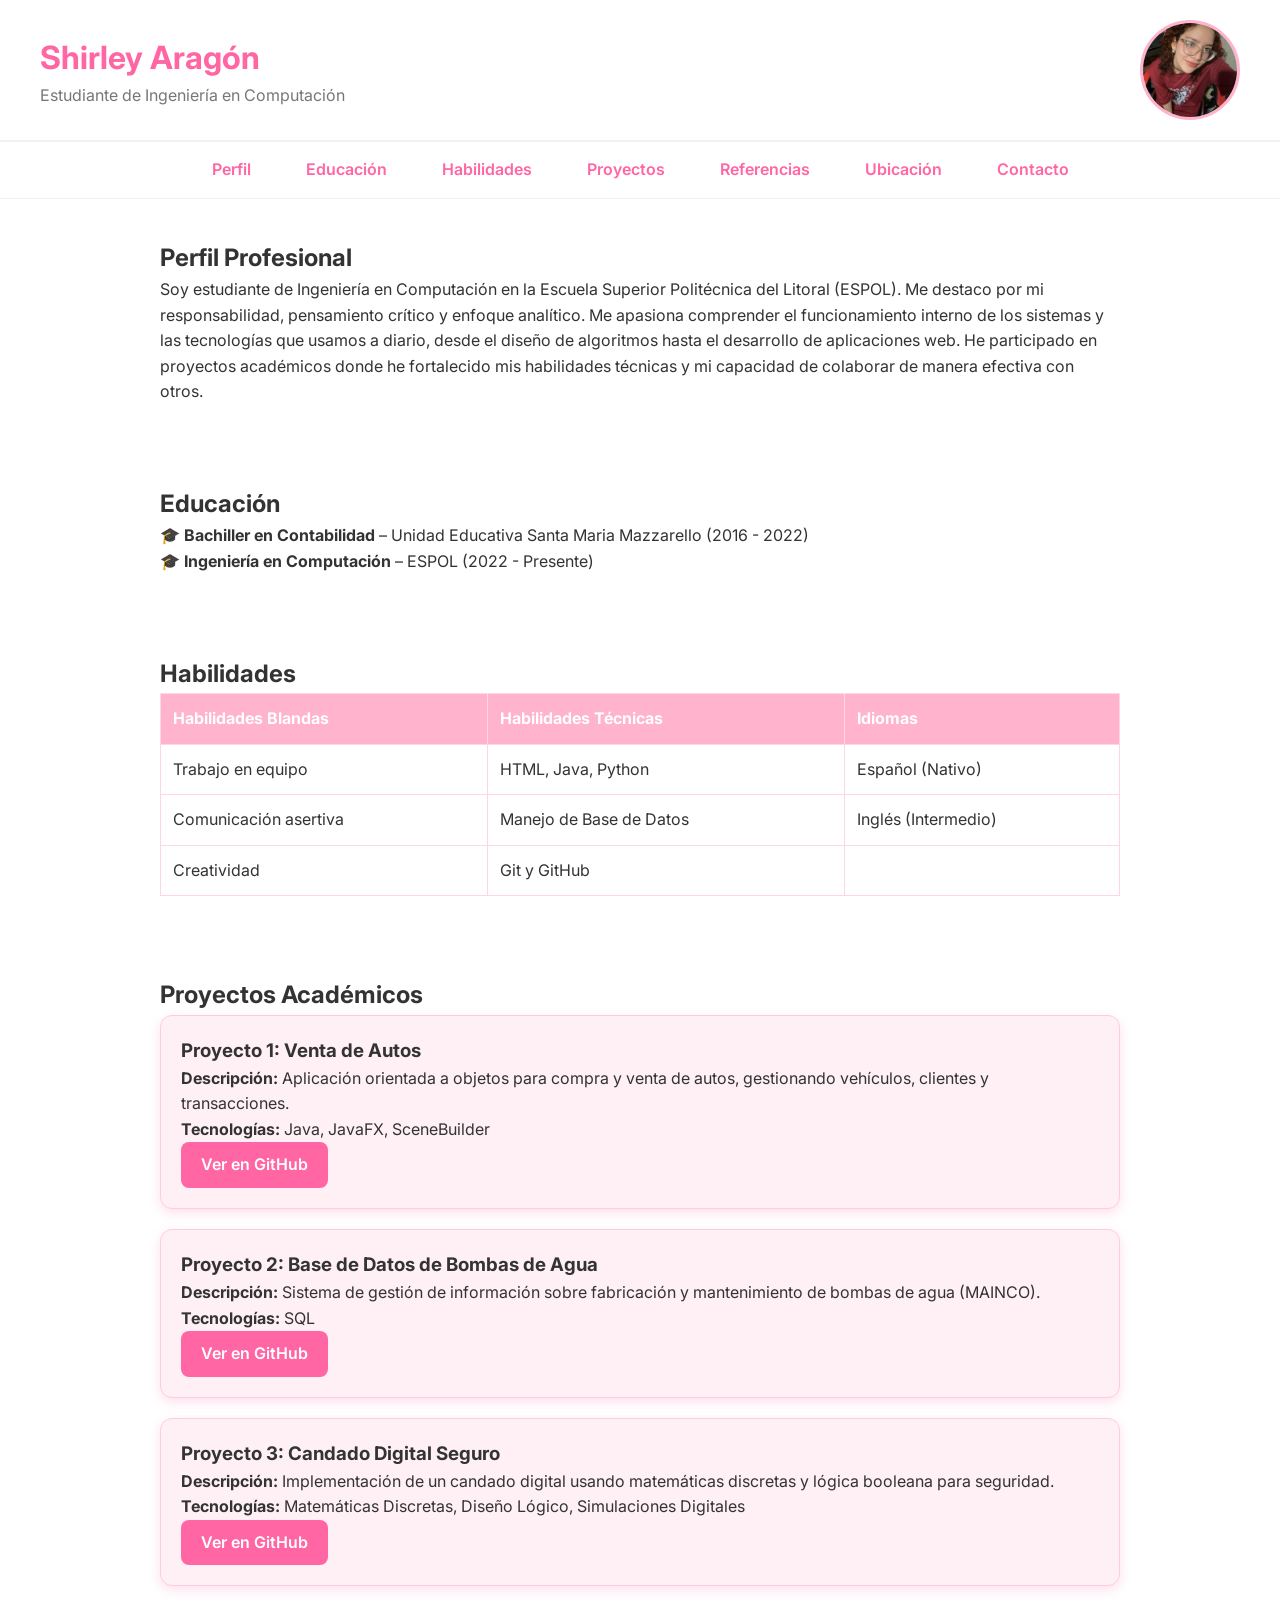
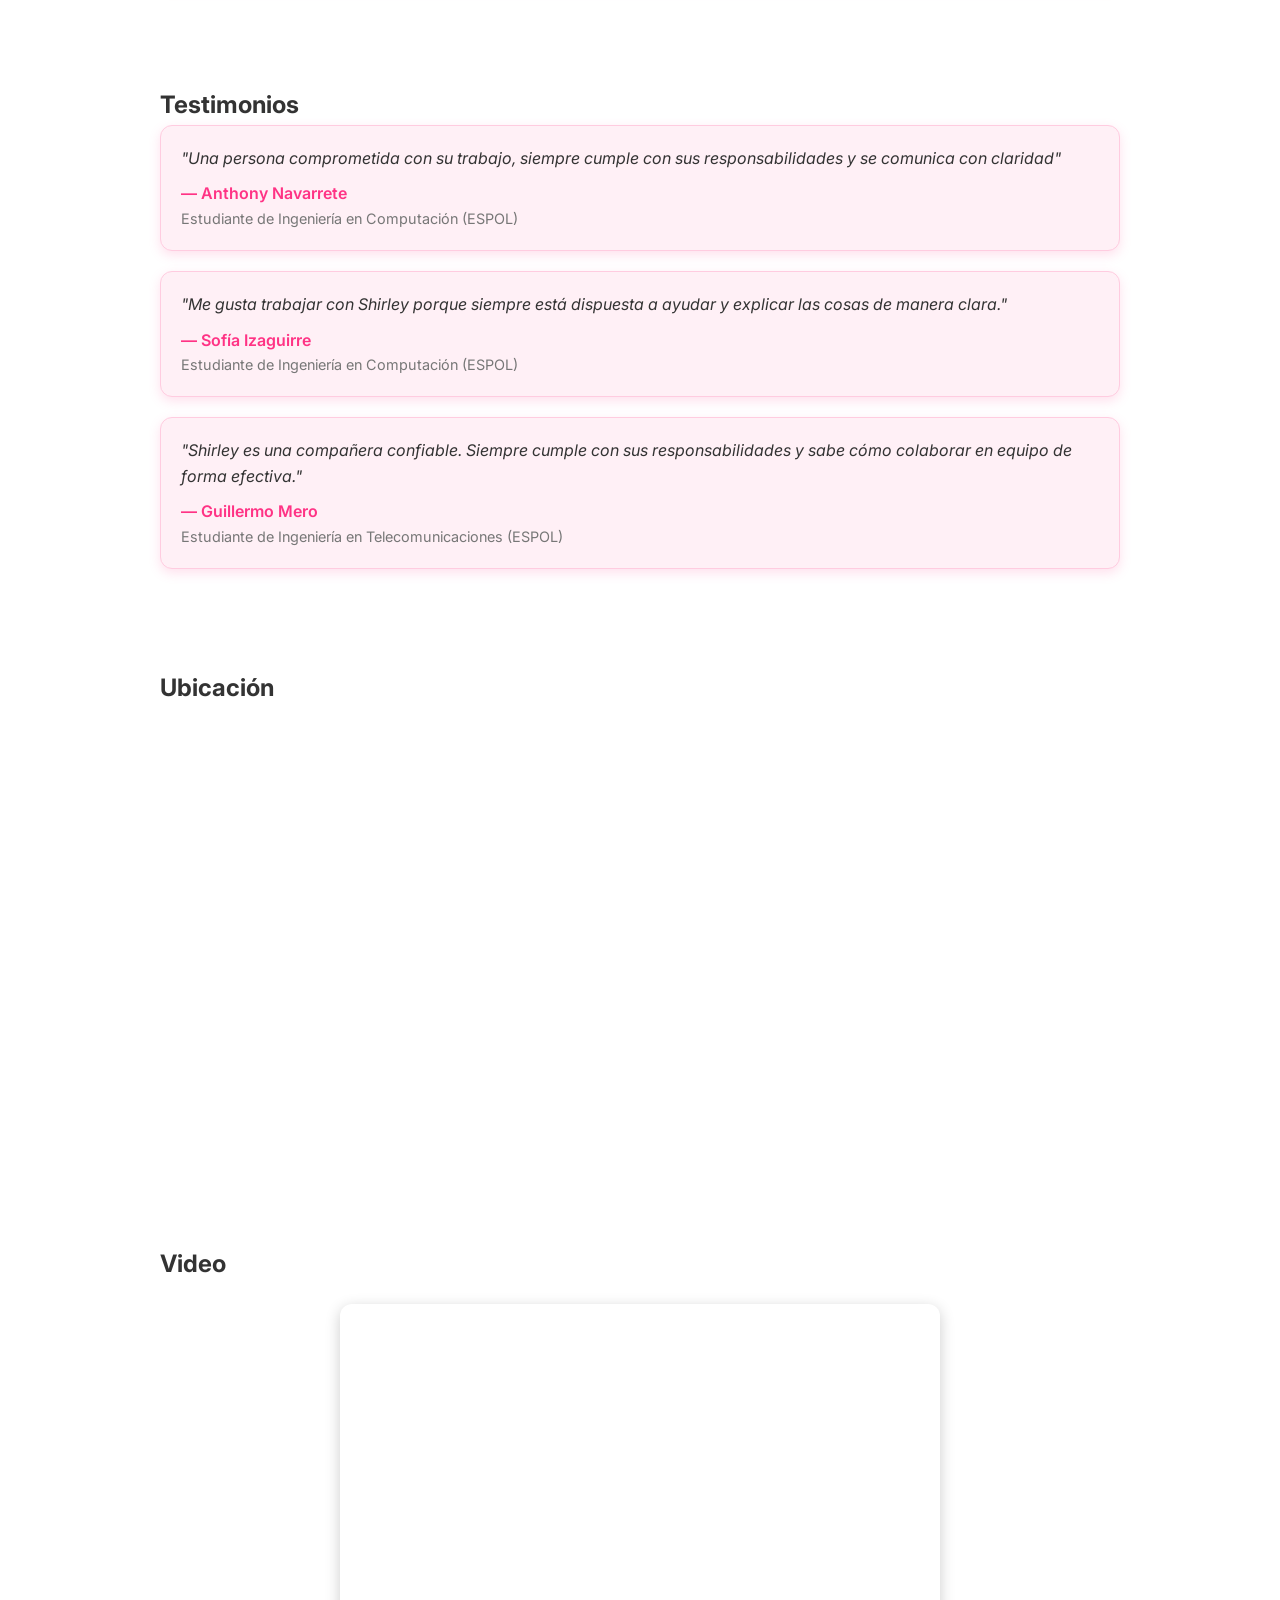
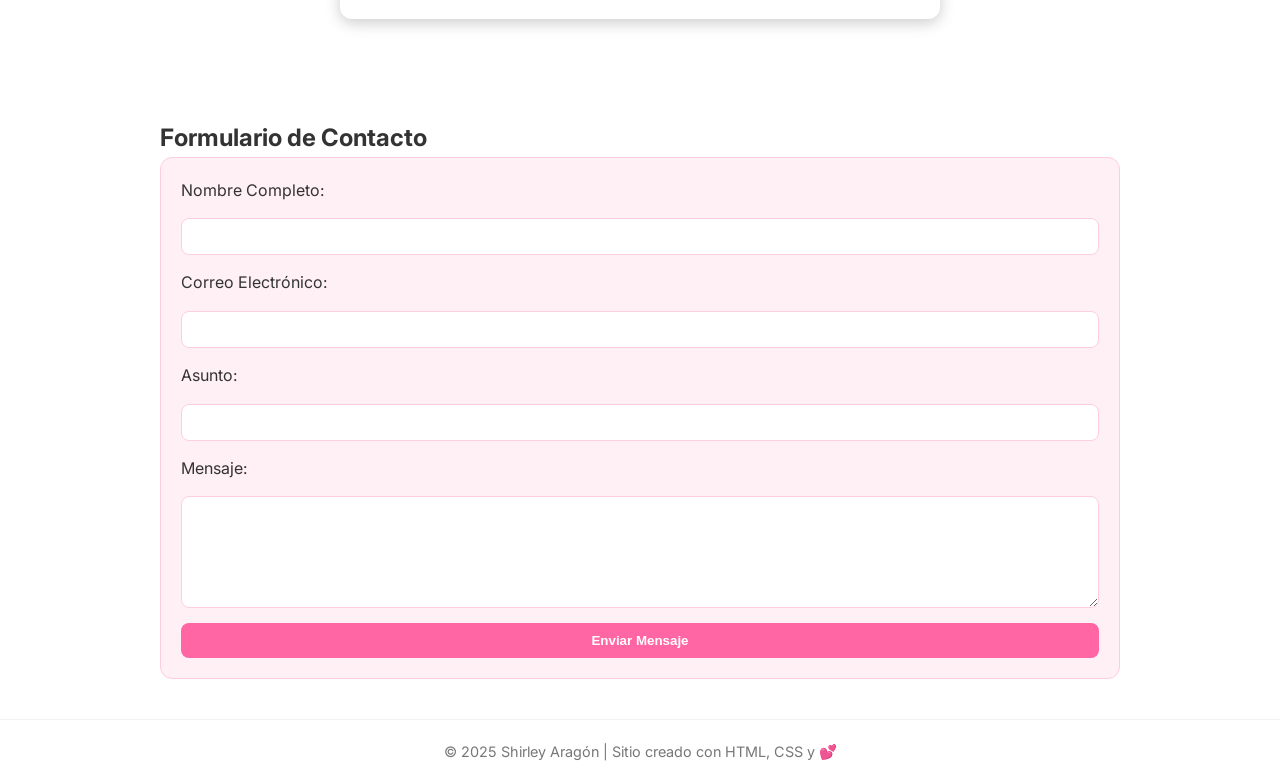
<file: index.html>
<!DOCTYPE html>
<html lang="es">
<head>
  <meta charset="UTF-8">
  <meta name="author" content="Shirley Aragón">
  <meta name="description" content="Currículum Vitae de Shirley Aragón, estudiante de Ingeniería en Computación.">
  <meta name="keywords" content="Shirley Aragón, CV, Ingeniería en Computación, ESPOL">
  <meta name="viewport" content="width=device-width, initial-scale=1.0">
  <title>Currículum Vitae - Shirley Aragón</title>
  <link rel="stylesheet" href="stylesheets/style.css">


  <link href="https://fonts.googleapis.com/css2?family=Mulish:wght@300;400;600&display=swap" rel="stylesheet">
</head>
<body>

<header>
  <div class="header-text">
    <h1>Shirley Aragón</h1>
    <p class="subtitle-text">Estudiante de Ingeniería en Computación</p>
  </div>
  <img src="shirley.jpeg" alt="Foto de perfil" class="profile-pic">
</header>

<nav class="navbar">
  <ul>
    <li><a href="#Perfil">Perfil</a></li>
    <li><a href="#Educacion">Educación</a></li>
    <li><a href="#Habilidades">Habilidades</a></li>
    <li><a href="#Proyectos">Proyectos</a></li>
    <li><a href="#Referencias">Referencias</a></li>
    <li><a href="#Ubicacion">Ubicación</a></li>
    <li><a href="#Contacto">Contacto</a></li>
  </ul>
</nav>

<main>
  <section id="Perfil">
    <h2>Perfil Profesional</h2>
    <p>
      Soy estudiante de Ingeniería en Computación en la Escuela Superior Politécnica del Litoral (ESPOL). Me destaco por mi responsabilidad, pensamiento crítico y enfoque analítico. Me apasiona comprender el funcionamiento interno de los sistemas y las tecnologías que usamos a diario, desde el diseño de algoritmos hasta el desarrollo de aplicaciones web. He participado en proyectos académicos donde he fortalecido mis habilidades técnicas y mi capacidad de colaborar de manera efectiva con otros.
    </p>
  </section>

  <section id="Educacion">
    <h2>Educación</h2>
    <p><b>🎓 Bachiller en Contabilidad</b> – Unidad Educativa Santa Maria Mazzarello (2016 - 2022)</p>
    <p><b>🎓 Ingeniería en Computación</b> – ESPOL (2022 - Presente)</p>
  </section>

  <section id="Habilidades">
    <h2>Habilidades</h2>
    <div class="skills">
      <table>
        <tr>
          <th>Habilidades Blandas</th>
          <th>Habilidades Técnicas</th>
          <th>Idiomas</th>
        </tr>
        <tr>
          <td>Trabajo en equipo</td>
          <td>HTML, Java, Python</td>
          <td>Español (Nativo)</td>
        </tr>
        <tr>
          <td>Comunicación asertiva</td>
          <td>Manejo de Base de Datos</td>
          <td>Inglés (Intermedio)</td>
        </tr>
        <tr>
          <td>Creatividad</td>
          <td>Git y GitHub</td>
          <td></td>
        </tr>
      </table>
    </div>
  </section>

  <section id="Proyectos">
    <h2>Proyectos Académicos</h2>
    <article>
      <h3>Proyecto 1: Venta de Autos</h3>
      <p><strong>Descripción:</strong> Aplicación orientada a objetos para compra y venta de autos, gestionando vehículos, clientes y transacciones.</p>
      <p><strong>Tecnologías:</strong> Java, JavaFX, SceneBuilder</p>
      <p><a class="btn-primary" href="https://github.com/Ariel-Vargas/POO_proyecto_interfaz2p" target="_blank">Ver en GitHub</a></p>
    </article>
    <article>
      <h3>Proyecto 2: Base de Datos de Bombas de Agua</h3>
      <p><strong>Descripción:</strong> Sistema de gestión de información sobre fabricación y mantenimiento de bombas de agua (MAINCO).</p>
      <p><strong>Tecnologías:</strong> SQL</p>
      <p><a class="btn-primary" href="https://github.com/GuillermoMero/Base-de-Datos-de-MAINCO" target="_blank">Ver en GitHub</a></p>
    </article>
    <article>
      <h3>Proyecto 3: Candado Digital Seguro</h3>
      <p><strong>Descripción:</strong> Implementación de un candado digital usando matemáticas discretas y lógica booleana para seguridad.</p>
      <p><strong>Tecnologías:</strong> Matemáticas Discretas, Diseño Lógico, Simulaciones Digitales</p>
      <p><a class="btn-primary" href="https://github.com/GuillermoMero/Proyecto-de-Candado-digital-seguro" target="_blank">Ver en GitHub</a></p>
    </article>
  </section>

  <section id="Referencias">
  <h2>Testimonios</h2>

  <div class="testimonial-card">
    <p class="testimonial-quote">"Una persona comprometida con su trabajo, siempre cumple con sus responsabilidades y se comunica con claridad"</p>
    <p class="author-name">— Anthony Navarrete</p>
    <p class="author-position">Estudiante de Ingeniería en Computación (ESPOL)</p>
  </div>

  <div class="testimonial-card">
    <p class="testimonial-quote">"Me gusta trabajar con Shirley porque siempre está dispuesta a ayudar y explicar las cosas de manera clara."</p>
    <p class="author-name">— Sofía Izaguirre</p>
    <p class="author-position">Estudiante de Ingeniería en Computación (ESPOL)</p>
  </div>

  <div class="testimonial-card">
    <p class="testimonial-quote">"Shirley es una compañera confiable. Siempre cumple con sus responsabilidades y sabe cómo colaborar en equipo de forma efectiva."</p>
    <p class="author-name">— Guillermo Mero</p>
    <p class="author-position">Estudiante de Ingeniería en Telecomunicaciones (ESPOL)</p>
  </div>
</section>


  <section id="Ubicacion">
    <h2>Ubicación</h2>
   <iframe
  src="https://www.google.com/maps?q=ESPOL+Guayaquil&output=embed"
  width="600"
  height="450"
  style="border:0;"
  allowfullscreen=""
  loading="lazy"
  referrerpolicy="no-referrer-when-downgrade">
</iframe>


  </section>
  
<section id="Video">
  <h2>Video</h2>
  <div class="video-container">
    <iframe width="560" height="315"
      src="https://www.youtube.com/embed/Rl7a8LWM0L4"
      title="Cómo hacer un buen Curriculum Vitae en 5 minutos"
      frameborder="0"
      allow="accelerometer; autoplay; clipboard-write; encrypted-media; gyroscope; picture-in-picture"
      allowfullscreen>
    </iframe>
  </div>
</section>
 
  <section id="Contacto">
    <h2>Formulario de Contacto</h2>
    <form action="mailto:saragon@espol.edu.ec" method="POST" enctype="text/plain">
      <label for="name">Nombre Completo:</label>
      <input type="text" id="name" name="name" required>

      <label for="email">Correo Electrónico:</label>
      <input type="email" id="email" name="email" required>

      <label for="subject">Asunto:</label>
      <input type="text" id="subject" name="subject">

      <label for="message">Mensaje:</label>
      <textarea id="message" name="message" rows="6" required></textarea>

      <button type="submit">Enviar Mensaje</button>
    </form>
  </section>
</main>

<footer>
  <p>© 2025 Shirley Aragón | Sitio creado con HTML, CSS y 💕</p>
</footer>

</body>
</html>
</file>
<file: stylesheets/style.css>
/* ==================== Reset y tipografía ==================== */
@import url('https://fonts.googleapis.com/css2?family=Inter:wght@300;400;600&display=swap');

* {
    margin: 0;
    padding: 0;
    box-sizing: border-box;
}

body {
    font-family: 'Inter', sans-serif;
    background-color: #ffffff;
    color: #333333;
    line-height: 1.6;
    padding: 0;
    margin: 0;
}

/* ==================== Header ==================== */
header {
    display: flex;
    justify-content: space-between;
    align-items: center;
    padding: 20px 40px;
    border-bottom: 2px solid #f2f2f2;
    background-color: #ffffff;
}

.header-text h1 {
    font-size: 2rem;
    color: #ff66a3; 
}

.subtitle-text {
    font-size: 1rem;
    color: #777777;
}

.profile-pic {
    width: 100px;
    height: 100px;
    object-fit: cover;
    border-radius: 50%;
    border: 3px solid #ffb3cc;
}

/* ==================== Navbar ==================== */
.navbar {
    background-color: #ffffff;
    padding: 15px 0;
    text-align: center;
    border-bottom: 1px solid #f2f2f2;
}

.navbar ul {
    list-style: none;
    display: flex;
    justify-content: center;
    gap: 25px;
}

.navbar a {
    color: #ff66a3;
    font-weight: 600;
    text-decoration: none;
    padding: 8px 15px;
    border-radius: 8px;
    transition: 0.3s;
}

.navbar a:hover {
    background-color: #ffb3cc;
    color: #ffffff;
}

/* ==================== Secciones ==================== */
section {
    padding: 40px 20px;
    max-width: 1000px;
    margin: 0 auto;
}

/* ==================== Botones ==================== */
.btn-primary {
    display: inline-block;
    background-color: #ff66a3;
    color: #ffffff;
    padding: 10px 20px;
    border-radius: 8px;
    text-decoration: none;
    font-weight: 600;
    transition: 0.3s;
}

.btn-primary:hover {
    background-color: #ff3385;
}

/* ==================== Proyectos ==================== */
#Proyectos article {
    background-color: #fff0f6;
    border: 1px solid #ffcce0;
    border-radius: 12px;
    padding: 20px;
    margin-bottom: 20px;
    box-shadow: 0 4px 12px rgba(255, 102, 163, 0.2);
    transition: transform 0.3s, box-shadow 0.3s;
}

#Proyectos article:hover {
    transform: translateY(-5px);
    box-shadow: 0 8px 20px rgba(255, 102, 163, 0.3);
}

/* ==================== Habilidades ==================== */
.skills table {
    width: 100%;
    border-collapse: collapse;
}

.skills th, .skills td {
    border: 1px solid #ffd6e6;
    padding: 12px;
    text-align: left;
}

.skills th {
    background-color: #ffb3cc;
    color: #ffffff;
}

/* ==================== Testimonios ==================== */
.testimonial-card {
    background-color: #fff0f6;
    border: 1px solid #ffcce0;
    border-radius: 12px;
    padding: 20px;
    margin-bottom: 20px;
    box-shadow: 0 4px 12px rgba(255, 102, 163, 0.2);
    transition: transform 0.3s, box-shadow 0.3s;
}

.testimonial-card:hover {
    transform: translateY(-5px);
    box-shadow: 0 8px 20px rgba(255, 102, 163, 0.3);
}

.testimonial-quote {
    font-style: italic;
    color: #333333;
    margin-bottom: 10px;
}

.author-name {
    font-weight: 600;
    color: #ff3385;
}

.author-position {
    font-size: 0.9rem;
    color: #777777;
}

/* ==================== Contacto ==================== */
form {
    display: grid;
    gap: 15px;
    background-color: #fff0f6;
    padding: 20px;
    border-radius: 12px;
    border: 1px solid #ffcce0;
}

form input, form textarea {
    padding: 10px;
    border-radius: 8px;
    border: 1px solid #ffcce0;
}

form button {
    background-color: #ff66a3;
    color: #fff;
    padding: 10px;
    border: none;
    border-radius: 8px;
    font-weight: 600;
    cursor: pointer;
    transition: 0.3s;
}

form button:hover {
    background-color: #ff3385;
}

/* ==================== Footer ==================== */
footer {
    background-color: #ffffff;
    text-align: center;
    padding: 20px;
    border-top: 1px solid #f2f2f2;
    color: #777777;
}

footer p {
    margin: 0;
    font-size: 0.9rem;
}

/* ==================== Responsivo ==================== */
@media (max-width: 768px) {
    .navbar ul {
        flex-direction: column;
        gap: 10px;
    }

    header {
        flex-direction: column;
        gap: 15px;
    }

    #Proyectos article, .testimonial-card {
        padding: 15px;
    }
}

.video-container {
  display: flex;
  justify-content: center;
  margin: 20px 0;
}

.video-container iframe {
  width: 100%;
  max-width: 600px;
  border-radius: 12px;
  box-shadow: 0 4px 15px rgba(0,0,0,0.2);
}
</file>
